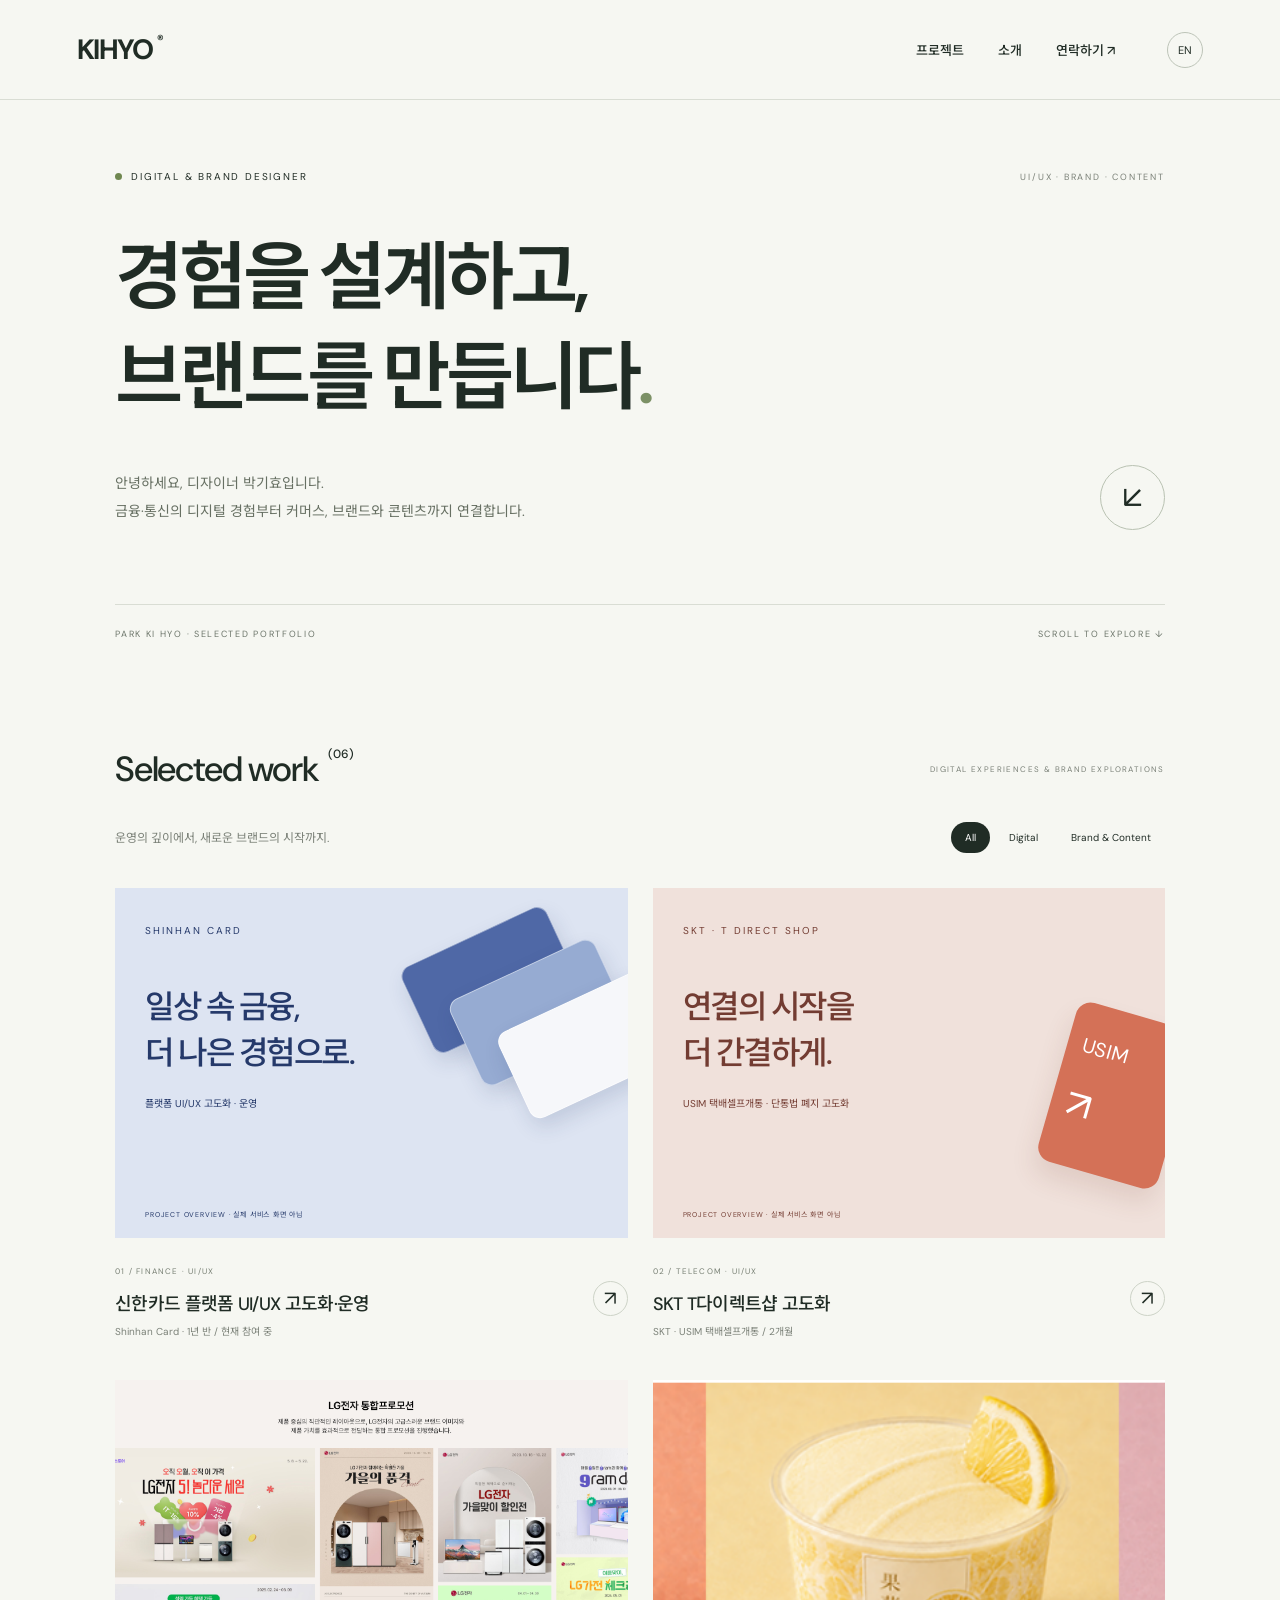
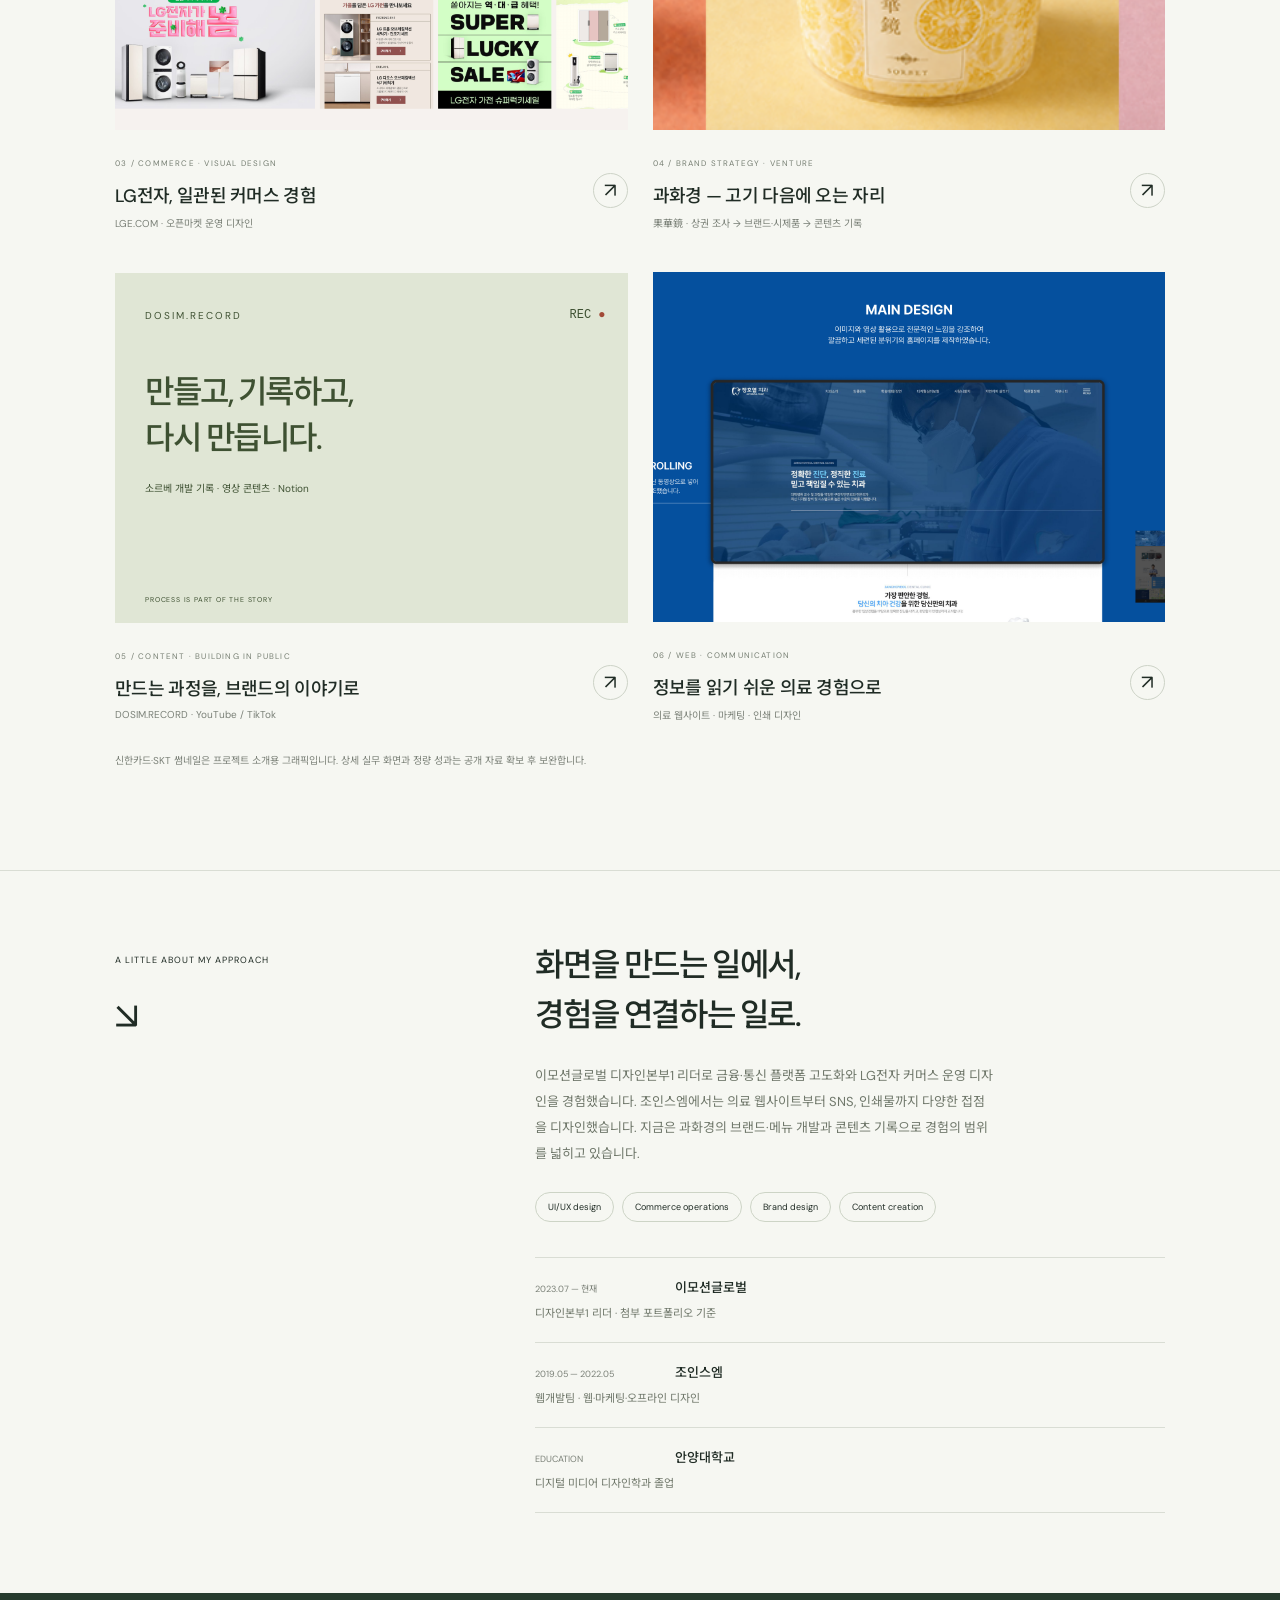
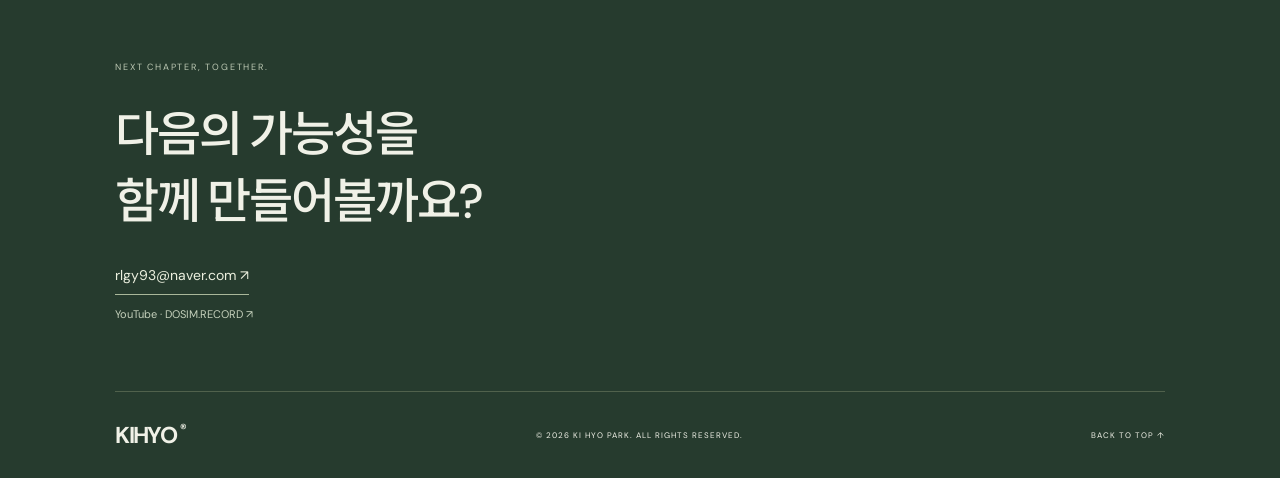
<file: index.template.html>
<!doctype html>
<html lang="ko">
<head><meta charset="UTF-8"><meta name="viewport" content="width=device-width, initial-scale=1"><meta name="description" content="복잡한 문제를 명료한 경험으로 연결하는 시니어 프로덕트 디자이너 포트폴리오"><title>박기효 — Digital & Brand Designer</title><link rel="stylesheet" href="style.css"></head>
<body>
<header class="nav"><a class="wordmark" href="#home" aria-label="홈">KIHYO<span>®</span></a><nav aria-label="주요 메뉴"><a href="#work" data-ko="프로젝트" data-en="Work">프로젝트</a><a href="#about" data-ko="소개" data-en="About">소개</a><a href="#contact" data-ko="연락하기 ↗︎" data-en="Contact ↗︎">연락하기 ↗︎</a></nav><button class="lang" aria-label="Switch to English">EN</button></header>
<main id="home">
<section class="hero"><div class="eyebrow"><span class="status"></span> DIGITAL & BRAND DESIGNER <span class="location">UI/UX · BRAND · CONTENT</span></div><h1 data-ko="경험을 설계하고,<br>브랜드를 만듭니다<span class='dot'>.</span>" data-en="Designing experiences.<br>Building brands.<span class='dot'>.</span>">경험을 설계하고,<br>브랜드를 만듭니다<span class="dot">.</span></h1><div class="hero-bottom"><p data-ko="안녕하세요, 디자이너 박기효입니다.<br>금융·통신의 디지털 경험부터 커머스, 브랜드와 콘텐츠까지 연결합니다." data-en="I’m Kihyo Park, a digital and brand designer.<br>Connecting finance, telecom, commerce, brands and content.">안녕하세요, 디자이너 박기효입니다.<br>금융·통신의 디지털 경험부터 커머스, 브랜드와 콘텐츠까지 연결합니다.</p><a class="circle-link" href="#work" aria-label="프로젝트 살펴보기">↙︎</a></div><div class="hero-foot"><span>PARK KI HYO · SELECTED PORTFOLIO</span><span>SCROLL TO EXPLORE ↓</span></div></section>
<section id="work" class="work section"><div class="section-title"><h2>Selected work<span>(06)</span></h2><span class="period">DIGITAL EXPERIENCES & BRAND EXPLORATIONS</span></div><div class="work-tools"><p data-ko="운영의 깊이에서, 새로운 브랜드의 시작까지." data-en="From evolving digital services to starting a brand.">운영의 깊이에서, 새로운 브랜드의 시작까지.</p><div class="filters" aria-label="프로젝트 분야"><button class="active" data-filter="all" aria-pressed="true">All</button><button data-filter="product" aria-pressed="false">Digital</button><button data-filter="brand" aria-pressed="false">Brand & Content</button></div></div>
<div class="projects"><button class="project" data-category="product" data-project="0"><div class="client-art shinhan"><span>SHINHAN CARD</span><strong>일상 속 금융,<br>더 나은 경험으로.</strong><small>플랫폼 UI/UX 고도화 · 운영</small><div class="abstract-cards"><i></i><i></i><i></i></div><em>PROJECT OVERVIEW · 실제 서비스 화면 아님</em></div><div class="project-info"><div><span class="project-type">01 / FINANCE · UI/UX</span><h3>신한카드 플랫폼 UI/UX 고도화·운영</h3><p>Shinhan Card · 1년 반 / 현재 참여 중</p></div><span class="project-arrow">↗︎</span></div></button>
<button class="project" data-category="product" data-project="1"><div class="client-art skt"><span>SKT · T DIRECT SHOP</span><strong>연결의 시작을<br>더 간결하게.</strong><small>USIM 택배셀프개통 · 단통법 폐지 고도화</small><div class="sim-art">USIM<span>↗︎</span></div><em>PROJECT OVERVIEW · 실제 서비스 화면 아님</em></div><div class="project-info"><div><span class="project-type">02 / TELECOM · UI/UX</span><h3>SKT T다이렉트샵 고도화</h3><p>SKT · USIM 택배셀프개통 / 2개월</p></div><span class="project-arrow">↗︎</span></div></button>
<button class="project" data-category="product" data-project="2"><div class="art source-art"><img src="assets/lg-work.png" alt="첨부 포트폴리오의 LG전자 통합 프로모션 디자인" loading="lazy"></div><div class="project-info"><div><span class="project-type">03 / COMMERCE · VISUAL DESIGN</span><h3>LG전자, 일관된 커머스 경험</h3><p>LGE.COM · 오픈마켓 운영 디자인</p></div><span class="project-arrow">↗︎</span></div></button>
<button class="project" data-category="brand" data-project="3"><div class="art source-art sorbet"><img src="assets/gwahwagyeong.png" alt="사업계획서의 과화경 브랜드·패키지 콘셉트, AI 생성 이미지 포함" loading="lazy"></div><div class="project-info"><div><span class="project-type">04 / BRAND STRATEGY · VENTURE</span><h3>과화경 — 고기 다음에 오는 자리</h3><p>果華鏡 · 상권 조사 → 브랜드·시제품 → 콘텐츠 기록</p></div><span class="project-arrow">↗︎</span></div></button>
<button class="project" data-category="brand" data-project="4"><div class="client-art content-art"><span>DOSIM.RECORD</span><strong>만들고, 기록하고,<br>다시 만듭니다.</strong><small>소르베 개발 기록 · 영상 콘텐츠 · Notion</small><div class="record-mark">REC <b>●</b></div><em>PROCESS IS PART OF THE STORY</em></div><div class="project-info"><div><span class="project-type">05 / CONTENT · BUILDING IN PUBLIC</span><h3>만드는 과정을, 브랜드의 이야기로</h3><p>DOSIM.RECORD · YouTube / TikTok</p></div><span class="project-arrow">↗︎</span></div></button>
<button class="project" data-category="product" data-project="5"><div class="art source-art"><img src="assets/medical.png" alt="포트폴리오의 치과 웹사이트 메인 디자인" loading="lazy"></div><div class="project-info"><div><span class="project-type">06 / WEB · COMMUNICATION</span><h3>정보를 읽기 쉬운 의료 경험으로</h3><p>의료 웹사이트 · 마케팅 · 인쇄 디자인</p></div><span class="project-arrow">↗︎</span></div></button>
</div><p class="sample-note" data-ko="신한카드·SKT 썸네일은 프로젝트 소개용 그래픽입니다. 상세 실무 화면과 정량 성과는 공개 자료 확보 후 보완합니다." data-en="Shinhan Card and SKT covers are editorial graphics. Detailed screens and measured outcomes are pending.">신한카드·SKT 썸네일은 프로젝트 소개용 그래픽입니다. 상세 실무 화면과 정량 성과는 공개 자료 확보 후 보완합니다.</p></section><section id="about" class="about section"><div class="about-label">A LITTLE ABOUT MY APPROACH <span>↘︎</span></div><div><h2 data-ko="화면을 만드는 일에서,<br>경험을 연결하는 일로." data-en="Beyond the screen.<br>Connecting experiences.">화면을 만드는 일에서,<br>경험을 연결하는 일로.</h2><p data-ko="이모션글로벌 디자인본부1 리더로 금융·통신 플랫폼 고도화와 LG전자 커머스 운영 디자인을 경험했습니다. 조인스엠에서는 의료 웹사이트부터 SNS, 인쇄물까지 다양한 접점을 디자인했습니다. 지금은 과화경의 브랜드·메뉴 개발과 콘텐츠 기록으로 경험의 범위를 넓히고 있습니다." data-en="My experience spans finance and telecom platforms, LG commerce design, medical websites and marketing. With Gwahwagyeong, I also explore brand building, product development and process-led content.">이모션글로벌 디자인본부1 리더로 금융·통신 플랫폼 고도화와 LG전자 커머스 운영 디자인을 경험했습니다. 조인스엠에서는 의료 웹사이트부터 SNS, 인쇄물까지 다양한 접점을 디자인했습니다. 지금은 과화경의 브랜드·메뉴 개발과 콘텐츠 기록으로 경험의 범위를 넓히고 있습니다.</p><div class="skills"><span>UI/UX design</span><span>Commerce operations</span><span>Brand design</span><span>Content creation</span></div><div class="career"><div><span>2023.07 — 현재</span><b>이모션글로벌</b><p>디자인본부1 리더 · 첨부 포트폴리오 기준</p></div><div><span>2019.05 — 2022.05</span><b>조인스엠</b><p>웹개발팀 · 웹·마케팅·오프라인 디자인</p></div><div><span>EDUCATION</span><b>안양대학교</b><p>디지털 미디어 디자인학과 졸업</p></div></div></div></section>
<section id="contact" class="contact section"><span class="eyebrow">NEXT CHAPTER, TOGETHER.</span><h2 data-ko="다음의 가능성을<br>함께 만들어볼까요?" data-en="Let’s shape<br>what comes next.">다음의 가능성을<br>함께 만들어볼까요?</h2><a class="contact-link" href="mailto:rlgy93@naver.com">rlgy93@naver.com ↗︎</a><a class="channel-link" href="https://www.youtube.com/@DOSIM.RECORD" target="_blank" rel="noopener noreferrer">YouTube · DOSIM.RECORD ↗︎</a><footer><a class="wordmark" href="#home">KIHYO<span>®</span></a><span>© 2026 KI HYO PARK. ALL RIGHTS RESERVED.</span><a href="#home">BACK TO TOP ↑</a></footer></section>
</main><dialog id="project-dialog"><button class="close" aria-label="닫기">×</button><span class="project-type">SELECTED PROJECT / 박기효</span><h2 id="dialog-title"></h2><p id="dialog-intro"></p><div id="dialog-body"></div><p class="sample-note">첨부 포트폴리오·사업계획서·발표자료 및 직접 제공한 경력 정보를 기준으로 구성했습니다. 사업 목표와 검증 계획은 완료 성과를 의미하지 않습니다.</p></dialog><script src="app.js"></script>
</body></html>
</file>
<file: style.css>
@import url('https://fonts.googleapis.com/css2?family=DM+Sans:wght@400;500;600;700&family=Noto+Sans+KR:wght@400;500;600;700;800;900&display=swap');
:root{--paper:#f6f7f2;--ink:#202c25;--green:#425d45;--muted:#7b8178;--line:#d9ddd4}*{box-sizing:border-box}html{scroll-behavior:smooth;scroll-padding-top:90px}body{margin:0;background:var(--paper);color:var(--ink);font-family:'DM Sans','Noto Sans KR',sans-serif}button,a{-webkit-tap-highlight-color:transparent}a{color:inherit;text-decoration:none}button{font:inherit;color:inherit;cursor:pointer}button:focus-visible,a:focus-visible{outline:3px solid #9dac68;outline-offset:6px}.nav{height:100px;max-width:1440px;margin:auto;padding:0 6%;display:flex;align-items:center;gap:52px;border-bottom:1px solid var(--line)}.wordmark{font-size:28px;letter-spacing:-1.6px;font-weight:700}.wordmark span{font-size:13px;vertical-align:top;letter-spacing:0;margin-left:4px}.nav nav{margin-left:auto;display:flex;gap:34px;font-size:13px;font-weight:500}.lang{background:transparent;border:1px solid #bdc4b8;border-radius:50%;width:36px;height:36px;font-size:11px}.hero,.section{max-width:1440px;margin:auto;padding-left:9%;padding-right:9%}.hero{padding-top:70px;padding-bottom:26px}.eyebrow{font-size:10px;letter-spacing:1.8px;display:flex;align-items:center;gap:9px}.status{width:7px;height:7px;border-radius:50%;background:#6f8750}.location{margin-left:auto;color:var(--muted);font-size:9px}.hero h1{font-size:clamp(46px,5.8vw,84px);letter-spacing:-4px;line-height:1.35;font-weight:600;margin:45px 0 28px}.dot{color:#7c9166}.hero-bottom{display:flex;align-items:center;justify-content:space-between}.hero-bottom p{font-size:14px;line-height:1.95;color:#677063}.circle-link{height:65px;width:65px;border:1px solid #b9c2b2;border-radius:50%;display:grid;place-items:center;font-size:31px;transition:.25s}.circle-link:hover{background:var(--green);color:white;transform:rotate(-15deg)}.hero-foot{display:flex;justify-content:space-between;margin-top:65px;padding-top:23px;border-top:1px solid var(--line);font-size:9px;letter-spacing:1.7px;color:#6c756a}.work{padding-top:80px;padding-bottom:90px}.section-title{display:flex;justify-content:space-between;align-items:center}.section-title h2{font-size:35px;letter-spacing:-1.3px;font-weight:500;margin:0}.section-title h2 span{font-size:12px;vertical-align:top;margin-left:10px;letter-spacing:0}.period{font-size:8px;letter-spacing:1.4px;color:var(--muted)}.work-tools{display:flex;align-items:center;justify-content:space-between;margin:24px 0 30px;gap:20px}.work-tools p{font-size:12px;color:var(--muted)}.filters{display:flex;gap:5px}.filters button{border:1px solid transparent;background:none;border-radius:30px;font-size:10px;padding:8px 13px}.filters .active{background:var(--ink);color:white}.projects{display:grid;grid-template-columns:1fr 1fr;gap:42px 25px}.project{background:none;padding:0;border:0;text-align:left;min-width:0}.project.featured{grid-column:1/-1}.project[hidden]{display:none}.art{height:350px;position:relative;overflow:hidden;transition:border-radius .3s}.project:hover .art{border-radius:20px}.art-finance{background:#dfe6d7;height:455px}.art-label{position:absolute;top:83px;left:9%;font-size:43px;line-height:1.08;letter-spacing:-2px;font-weight:500;color:#3b573c}.art-caption{position:absolute;bottom:23px;left:27px;font-size:8px;letter-spacing:1.8px}.phone{position:absolute;width:225px;height:425px;right:17%;top:40px;transform:rotate(9deg);border:6px solid #354638;border-radius:33px;background:#fbfcf8;box-shadow:24px 27px 38px #46613a30;overflow:hidden}.phone-top{font-size:8px;padding:10px 16px;display:flex;justify-content:space-between}.phone-content{padding:13px 14px}.mini-logo{font-size:24px;font-weight:700;letter-spacing:-1px}.phone-content>p{font-size:7px;color:#727d6e;margin-top:15px}.phone-content h3{font-size:15px;margin:5px 0 16px}.balance{background:#e9efdf;border-radius:14px;padding:15px 12px}.balance small{font-size:8px}.balance strong{display:block;font-size:22px;margin-top:7px;letter-spacing:-1px}.balance strong span{font-size:11px;margin-left:3px}.chart{height:66px;display:flex;align-items:end;gap:7px;padding:12px 0}.chart i{width:12px;background:#8aa469;border-radius:3px 3px 0 0;height:30%}.chart i:nth-child(2n){height:45%}.chart i:nth-child(3n){height:60%}.chart i:nth-child(4n){height:80%}.chart i:last-child{height:100%;background:#425d45}.growth{font-size:7px;color:#5b724e}.phone-tile{display:flex;align-items:center;gap:7px;margin-top:16px;font-size:18px}.phone-tile span{font-size:7px;line-height:1.9}.phone-nav{border-top:1px solid #e1e5dc;margin-top:18px;padding-top:15px;text-align:center;color:#69785f}.project-info{display:flex;align-items:center;justify-content:space-between;padding-top:20px}.project-type{font-size:8px;color:#777f73;letter-spacing:1.2px}.project-info h3{font-size:18px;font-weight:500;letter-spacing:-.7px;margin:10px 0 7px}.project-info p{font-size:10px;color:#7b8178;margin:0}.project-arrow{width:35px;height:35px;display:grid;place-items:center;border:1px solid #cdd3c7;border-radius:50%;font-size:20px}.art-life{background:#ebe5db}.life-title{position:absolute;left:25px;top:27px;font-size:28px;letter-spacing:-1.2px;line-height:1.1;color:#655644}.life-title em{font-family:Georgia,serif;font-weight:400}.life-window{position:absolute;left:25%;top:115px;width:68%;height:230px;background:#faf7ef;box-shadow:0 15px 35px #5e4c3420;overflow:hidden}.life-menu{position:relative;padding:15px;font-size:20px;font-weight:700;z-index:2}.life-menu span{float:right;font-size:5px;letter-spacing:1px;padding-top:9px}.sun{position:absolute;background:#de9d57;width:70px;height:70px;border-radius:50%;right:25px;top:55px}.hill{position:absolute;width:250px;height:160px;border-radius:50%;background:#919d80;right:-100px;bottom:-15px;transform:rotate(-20deg)}.hill-two{background:#62765c;right:-50px;bottom:-95px;width:300px}.life-text{position:absolute;left:22px;top:85px;font-size:18px;line-height:1.6;letter-spacing:-1px}.life-text small{display:block;font-size:7px;letter-spacing:0;margin-top:17px}.art-system{background:#dce1e9}.system-heading{position:absolute;left:25px;top:26px;font-size:28px;line-height:1.1;letter-spacing:-1px;color:#3c495c}.component{position:absolute;background:#f7f8fb;border-radius:9px;box-shadow:0 6px 20px #4f5a6c0c;padding:16px}.component span{display:block;font-size:6px;letter-spacing:.5px}.c-one{left:25px;top:121px;width:115px;font-size:45px;line-height:1}.c-one span{margin-top:12px}.c-two{right:25px;top:46px;transform:rotate(8deg);width:125px;height:100px;display:flex;align-content:center;flex-wrap:wrap}.c-two i{width:32px;height:32px;background:#3d4f66;border-radius:50%;margin-right:-5px}.c-two i:nth-child(2){background:#9eafc5}.c-two i:nth-child(3){background:#d7dfeb}.c-two span{width:100%;margin-top:10px}.c-three{right:25px;top:166px;width:150px;display:flex;gap:15px;align-items:center;font-size:43px;color:#667993;transform:rotate(-7deg)}.c-three span{font-size:7px;line-height:1.6}.c-four{left:42px;bottom:40px;width:160px;transform:rotate(-5deg)}.c-four b{font-size:8px;display:block;background:#42566f;color:white;border-radius:20px;padding:10px 15px;font-weight:400}.c-four span{margin-top:9px}.sample-note{font-size:10px;color:#7b8178;line-height:1.8;margin-top:30px}.about{border-top:1px solid var(--line);padding-top:70px;padding-bottom:80px;display:grid;grid-template-columns:1fr 1.7fr;gap:50px}.about-label{font-size:9px;letter-spacing:1px;padding-top:13px}.about-label span{display:block;font-size:38px;margin-top:25px}.about h2{font-size:32px;letter-spacing:-1.4px;line-height:1.55;font-weight:500;margin:0 0 23px}.about p{font-size:13px;line-height:2;color:#70786b;max-width:460px}.skills{display:flex;flex-wrap:wrap;gap:8px;margin-top:25px}.skills span{border:1px solid #cdd4c6;border-radius:20px;padding:8px 12px;font-size:9px}.about .sample-note{font-size:10px}.contact{background:#263b2e;color:#f0f1e7;padding-top:68px}.contact .eyebrow{color:#bdc9b4;font-size:9px}.contact h2{font-size:48px;line-height:1.4;letter-spacing:-2px;font-weight:500;margin:28px 0}.contact-link{background:none;color:#ecf0df;border:0;border-bottom:1px solid #a9b79a;padding:0 0 10px;font-size:14px}.contact>p{font-size:12px;line-height:1.8;color:#ccd5c5}footer{display:flex;align-items:center;justify-content:space-between;border-top:1px solid #50614c;margin-top:70px;padding:28px 0}footer span,footer>a:last-child{font-size:8px;letter-spacing:1px}footer .wordmark{font-size:23px}dialog{border:1px solid var(--line);border-radius:14px;background:var(--paper);color:var(--ink);padding:50px;max-width:740px;width:90%;max-height:85vh;overflow:auto}dialog::backdrop{background:#17281cd0;backdrop-filter:blur(6px)}.close{position:absolute;right:18px;top:12px;border:0;background:none;font-size:30px}dialog h2{font-size:30px;line-height:1.5;letter-spacing:-1px}dialog p{font-size:14px;line-height:1.9;color:#687361}dialog h3{font-size:15px;border-top:1px solid var(--line);padding-top:22px;margin-top:27px}body.modal-open{overflow:hidden}@media(min-width:1500px){.hero,.section{padding-left:130px;padding-right:130px}}@media(max-width:700px){.nav{height:76px;padding:0 6%;gap:20px}.nav nav{gap:16px;font-size:11px}.wordmark{font-size:23px}.lang{width:30px;height:30px}.hero,.section{padding-left:7%;padding-right:7%}.hero{padding-top:40px}.location{display:none}.hero h1{font-size:43px;letter-spacing:-2.7px;margin-top:38px}.hero-bottom p{font-size:11px}.circle-link{width:47px;height:47px;font-size:25px}.hero-foot{font-size:7px;letter-spacing:.7px;margin-top:40px}.work{padding-top:50px;padding-bottom:50px}.section-title h2{font-size:30px}.period{display:none}.work-tools{align-items:start;flex-direction:column;gap:5px;margin-top:13px}.projects{grid-template-columns:1fr;gap:32px}.art-finance{height:350px}.art-label{font-size:25px;left:7%;top:58px}.phone{width:190px;height:370px;right:9%;top:48px;border-width:5px}.phone-content{padding:8px 11px}.phone-content h3{font-size:12px}.balance strong{font-size:20px}.phone-tile{margin-top:12px}.phone-nav{margin-top:10px}.art-caption{font-size:6px;left:18px;bottom:16px}.project-info h3{font-size:16px}.about{grid-template-columns:1fr;gap:25px;padding-top:40px;padding-bottom:40px}.about-label span{display:inline;font-size:20px;margin-left:20px}.about h2{font-size:29px}.contact{padding-top:45px}.contact h2{font-size:36px}footer{gap:20px;flex-wrap:wrap;margin-top:50px}footer>span{order:3;width:100%;font-size:7px}dialog{padding:35px 24px}dialog h2{font-size:25px}}@media(prefers-reduced-motion:reduce){html{scroll-behavior:auto}*{transition:none!important}}
.client-art{height:350px;position:relative;overflow:hidden;padding:30px;text-align:left}.client-art>span{font-size:10px;letter-spacing:2px}.client-art>strong{display:block;font-size:32px;letter-spacing:-1.5px;line-height:1.45;margin-top:45px;font-weight:500;position:relative;z-index:1}.client-art>small{display:block;font-size:10px;margin-top:18px;position:relative;z-index:1}.client-art>em{position:absolute;bottom:19px;left:30px;font-style:normal;font-size:7px;letter-spacing:.8px;z-index:1}.shinhan{background:#dde4f2;color:#25396a}.abstract-cards{position:absolute;right:-30px;top:70px;transform:rotate(-25deg)}.abstract-cards i{display:block;width:160px;height:95px;background:#4f68a6;border:1px solid #ffffff70;border-radius:12px;margin-top:-45px;box-shadow:0 10px 20px #25396a25}.abstract-cards i:nth-child(2){background:#96abd2;margin-left:30px}.abstract-cards i:nth-child(3){background:#f6f7fa;margin-left:60px}.skt{background:#f0e1db;color:#733c32}.sim-art{position:absolute;right:-15px;top:125px;transform:rotate(16deg);width:125px;height:165px;background:#d47157;border-radius:15px 40px 15px 15px;color:#fff;padding:30px 15px;font-size:20px;box-shadow:0 15px 25px #78433120}.sim-art span{display:block;margin-top:20px;font-size:40px}.source-art img{width:100%;height:100%;object-fit:cover}.source-art{background:#e9e5df}.sorbet img{object-fit:cover;object-position:center 29%}.content-art{background:#e0e6d5;color:#3e5132}.record-mark{position:absolute;right:22px;top:35px;font-family:monospace;font-size:12px}.record-mark b{color:#a24a37}.career{margin-top:35px;border-top:1px solid var(--line)}.career>div{padding:18px 0;border-bottom:1px solid var(--line)}.career span{font-size:9px;color:#7b8178;display:inline-block;min-width:140px}.career b{font-size:13px;font-weight:500}.career p{font-size:11px;margin:5px 0 0}.channel-link{display:block;width:fit-content;font-size:11px;margin-top:22px;color:#c5d1bc}.case-image{display:block;width:100%;height:auto;margin-top:25px;border:1px solid var(--line)}
@media(max-width:700px){.client-art>strong{font-size:30px}.career span{min-width:130px}}
dialog.case-expanded{max-width:860px}.case-metrics{display:grid;grid-template-columns:repeat(3,1fr);gap:12px;margin:28px 0}.case-metrics>div{background:#e8eddf;border-radius:9px;padding:19px 15px}.case-metrics strong{display:block;font-size:20px;font-weight:500;letter-spacing:-.7px}.case-metrics span{display:block;font-size:10px;color:#66735c;margin-top:8px;line-height:1.7}.case-journey{display:flex;gap:8px;flex-wrap:wrap;list-style:none;padding:0;margin:24px 0 36px;counter-reset:phase}.case-journey li{font-size:10px;padding:9px 11px;border:1px solid #cdd4c6;border-radius:20px;counter-increment:phase}.case-journey li:before{content:counter(phase) ' / ';color:#6a7c59}.case-channel{display:inline-block;border-bottom:1px solid #6d815d;padding:7px 0;font-size:12px;margin:0 0 20px}.case-expanded #dialog-body>p{line-height:2.05}.case-expanded #dialog-body>h3{margin-top:34px;padding-top:25px}@media(max-width:500px){.case-metrics{gap:7px}.case-metrics>div{padding:13px 9px}.case-metrics strong{font-size:15px}.case-metrics span{font-size:9px}.case-journey{gap:6px}.case-journey li{font-size:9px;padding:7px 9px}}
</file>
